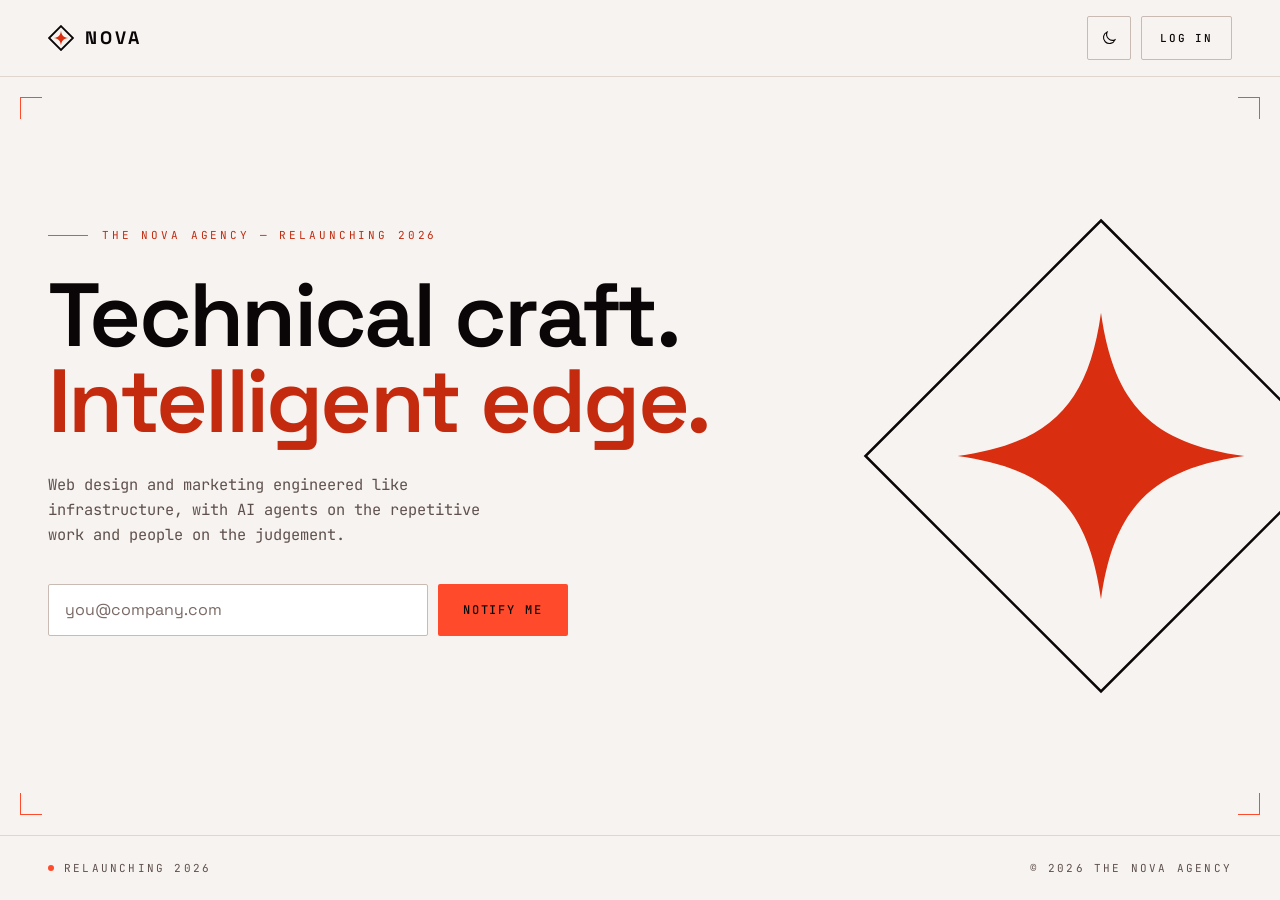
<file: brand-kit/web/index.html>
<!doctype html>
<html lang="en-GB">
<head>
<meta charset="utf-8">
<meta name="viewport" content="width=device-width, initial-scale=1">
<title>Nova — Coming Soon</title>
<meta name="description" content="The Nova Agency. Technical, modern web design and marketing — relaunching soon.">
<meta name="theme-color" content="#0A0607" media="(prefers-color-scheme: dark)">
<meta name="theme-color" content="#F7F3F0" media="(prefers-color-scheme: light)">
<meta property="og:title" content="Nova — Coming Soon">
<meta property="og:description" content="The Nova Agency. Technical, modern web design and marketing — relaunching soon.">
<meta property="og:type" content="website">
<meta property="og:url" content="https://thenovaagency.com/">
<link rel="icon" href="favicon.ico" sizes="48x48">
<link rel="icon" href="favicon.svg" type="image/svg+xml">
<link rel="apple-touch-icon" href="apple-touch-icon.png">
<link rel="manifest" href="site.webmanifest">
<link rel="preconnect" href="https://fonts.googleapis.com">
<link rel="preconnect" href="https://fonts.gstatic.com" crossorigin>
<link rel="stylesheet" href="https://fonts.googleapis.com/css2?family=Space+Grotesk:wght@400;500;600;700&family=JetBrains+Mono:wght@400;500&display=swap">
<script>
  /* Apply a stored theme choice before first paint. */
  try { var t = localStorage.getItem('nova-theme'); if (t === 'light' || t === 'dark') document.documentElement.setAttribute('data-theme', t); } catch (e) {}
</script>
<style>
  /* Theme tokens: identical to brand-kit/tokens/tokens.css (dark default, OS light, data-theme override). */
  :root,[data-theme="dark"]{
    --bg:#0A0607;--surface:#1B1315;--surface-2:#241A1C;--line:#2E2325;--line-strong:#4A3B3D;
    --text:#F4EDE8;--text-2:#B8A7A2;--text-3:#8E7D79;
    --accent:#FF4B2B;--accent-hover:#FF6B4F;--accent-text:#FF4B2B;--on-accent:#0A0607;
    --ember:#FFB547;--ember-text:#FFB547;
    --mark-frame:#FF4B2B;--mark-star:#FF4B2B;
    --success:#5BD08A;--warning:#FFB547;--danger:#FF6B5E;--focus:#FFB547;
    --hatch:rgba(244,237,232,.07);
    color-scheme:dark;
  }
  @media (prefers-color-scheme: light){
    :root:not([data-theme="dark"]){
      --bg:#F7F3F0;--surface:#FFFFFF;--surface-2:#EFE8E3;--line:#E0D6D0;--line-strong:#C9BBB4;
      --text:#0A0607;--text-2:#5E504C;--text-3:#7A6A66;
      --accent:#FF4B2B;--accent-hover:#FF6B4F;--accent-text:#C42A0E;--on-accent:#0A0607;
      --ember:#FFB547;--ember-text:#8A5300;
      --mark-frame:#0A0607;--mark-star:#D92E10;
      --success:#1E7A46;--warning:#8A5300;--danger:#C42A0E;--focus:#C42A0E;
      --hatch:rgba(10,6,7,.07);
      color-scheme:light;
    }
  }
  [data-theme="light"]{
    --bg:#F7F3F0;--surface:#FFFFFF;--surface-2:#EFE8E3;--line:#E0D6D0;--line-strong:#C9BBB4;
    --text:#0A0607;--text-2:#5E504C;--text-3:#7A6A66;
    --accent:#FF4B2B;--accent-hover:#FF6B4F;--accent-text:#C42A0E;--on-accent:#0A0607;
    --ember:#FFB547;--ember-text:#8A5300;
    --mark-frame:#0A0607;--mark-star:#D92E10;
    --success:#1E7A46;--warning:#8A5300;--danger:#C42A0E;--focus:#C42A0E;
    --hatch:rgba(10,6,7,.07);
    color-scheme:light;
  }

  :root{--ease:cubic-bezier(.16,1,.3,1);--sans:'Space Grotesk',ui-sans-serif,system-ui,sans-serif;--mono:'JetBrains Mono',ui-monospace,SFMono-Regular,Menlo,monospace;--gutter:clamp(16px,4vw,48px)}
  *,*::before,*::after{box-sizing:border-box}
  html{-webkit-text-size-adjust:100%}
  body{margin:0;min-height:100vh;min-height:100svh;display:flex;flex-direction:column;background:var(--bg);color:var(--text);font-family:var(--sans);-webkit-font-smoothing:antialiased;text-rendering:optimizeLegibility;transition:background-color .25s var(--ease),color .25s var(--ease)}
  h1,p{margin:0}
  a{color:var(--accent-text)}
  :focus-visible{outline:2px solid var(--focus);outline-offset:3px}
  .sr-only{position:absolute!important;width:1px;height:1px;padding:0;margin:-1px;overflow:hidden;clip:rect(0 0 0 0);white-space:nowrap;border:0}
  .wrap{width:100%;max-width:1320px;margin:0 auto;padding:0 var(--gutter)}

  /* Mark */
  .frame{fill:none;stroke:var(--mark-frame);stroke-linejoin:miter}
  .star{fill:var(--mark-star)}

  /* Header */
  header{border-bottom:1px solid var(--line)}
  header .wrap{min-height:76px;display:flex;align-items:center;justify-content:space-between;gap:16px}
  .brand{display:inline-flex;align-items:center;gap:11px;text-decoration:none;color:var(--text)}
  .brand svg{display:block;flex:none}
  .word{font-weight:700;font-size:18px;letter-spacing:.16em;margin-right:-.16em;line-height:1;color:var(--text)}
  .nav-r{display:flex;align-items:center;gap:10px}
  .btn{display:inline-flex;align-items:center;justify-content:center;gap:10px;height:44px;padding:0 18px;border:1px solid transparent;border-radius:2px;font-family:var(--mono);font-size:11px;font-weight:500;letter-spacing:.16em;text-transform:uppercase;text-decoration:none;white-space:nowrap;cursor:pointer;transition:background-color .25s var(--ease),border-color .25s var(--ease),color .25s var(--ease)}
  .btn-secondary{background:transparent;color:var(--text);border-color:var(--line-strong)}
  .btn-secondary:hover{border-color:var(--text)}
  .btn-primary{background:var(--accent);color:var(--on-accent)}
  .btn-primary:hover{background:var(--accent-hover)}
  .btn[disabled]{opacity:.55;cursor:progress}
  .icon-btn{width:44px;padding:0}
  .icon{width:18px;height:18px;fill:none;stroke:currentColor;stroke-width:1.5;stroke-linecap:square;stroke-linejoin:miter}
  .theme-toggle .i-sun{display:none}
  :root:not([data-theme="light"]) .theme-toggle .i-moon{display:none}
  :root:not([data-theme="light"]) .theme-toggle .i-sun{display:block}
  @media (prefers-color-scheme: light){
    :root:not([data-theme="dark"]) .theme-toggle .i-sun{display:none}
    :root:not([data-theme="dark"]) .theme-toggle .i-moon{display:block}
  }

  /* Hero */
  main{flex:1;display:flex;position:relative;overflow:hidden;border-bottom:1px solid var(--line)}
  .br{position:absolute;width:22px;height:22px;border:0 solid var(--accent);pointer-events:none}
  .br.tl{top:20px;left:20px;border-top-width:1px;border-left-width:1px}
  .br.tr{top:20px;right:20px;border-top-width:1px;border-right-width:1px}
  .br.bl{bottom:20px;left:20px;border-bottom-width:1px;border-left-width:1px}
  .br.brr{bottom:20px;right:20px;border-bottom-width:1px;border-right-width:1px}
  .deco{position:absolute;width:min(40vw,580px);height:auto;right:-6vw;top:50%;transform:translateY(-50%);pointer-events:none}
  .deco .frame{stroke-width:.5}
  .hero{position:relative;display:flex;flex-direction:column;justify-content:center;gap:28px;padding-top:clamp(72px,10vh,128px);padding-bottom:clamp(72px,10vh,112px)}
  .eyebrow{display:flex;align-items:center;gap:14px;font-family:var(--mono);font-size:11px;line-height:1.5;letter-spacing:.26em;text-transform:uppercase;color:var(--accent-text)}
  .eyebrow::before{content:'';width:40px;height:1px;background:var(--accent);flex:none}
  h1{font-weight:600;font-size:clamp(40px,7vw,112px);line-height:.96;letter-spacing:-.03em}
  h1 span{display:block}
  .accent{color:var(--accent-text)}
  .sub{font-family:var(--mono);font-size:clamp(14px,1.2vw,16px);line-height:1.65;color:var(--text-2);max-width:52ch;text-wrap:pretty}

  /* Form */
  form{display:flex;gap:10px;max-width:520px;margin-top:8px}
  .input{flex:1 1 auto;min-width:0;height:52px;padding:0 16px;background:var(--surface);border:1px solid var(--line-strong);border-radius:2px;color:var(--text);font-family:var(--sans);font-size:16px;appearance:none;-webkit-appearance:none;transition:border-color .25s var(--ease)}
  .input::placeholder{color:var(--text-3)}
  .input:hover{border-color:var(--text-3)}
  .input:focus-visible{outline:2px solid var(--focus);outline-offset:0;border-color:var(--focus)}
  form .btn{height:52px;padding:0 24px;font-size:12px}
  .status{min-height:1.65em;font-family:var(--mono);font-size:13px;line-height:1.65;color:var(--text-2)}
  .status.ok{color:var(--success)}
  .status.err{color:var(--danger)}

  /* Footer */
  footer .wrap{min-height:64px;display:flex;align-items:center;justify-content:space-between;gap:12px 24px;flex-wrap:wrap;padding-top:16px;padding-bottom:16px;font-family:var(--mono);font-size:11px;letter-spacing:.2em;text-transform:uppercase;color:var(--text-2)}
  .pulse{display:inline-flex;align-items:center;gap:10px}
  .pulse::before{content:'';width:6px;height:6px;border-radius:50%;background:var(--accent);animation:blink 2.4s var(--ease) infinite}

  /* Entrance */
  .rise{animation:rise .8s var(--ease) both}
  .rise:nth-child(2){animation-delay:.06s}.rise:nth-child(3){animation-delay:.12s}.rise:nth-child(4){animation-delay:.18s}.rise:nth-child(5){animation-delay:.24s}
  .deco{animation:fade 1.6s var(--ease) both .2s}
  @keyframes rise{from{opacity:0;transform:translateY(14px)}to{opacity:1;transform:none}}
  @keyframes fade{from{opacity:0}to{opacity:1}}
  @keyframes blink{0%,100%{opacity:1}50%{opacity:.25}}

  @media (max-width:860px){
    .deco{width:340px;right:-120px;top:auto;bottom:-70px;transform:none;opacity:.5}
  }
  @media (max-width:560px){
    .deco{display:none}
    form{flex-direction:column}
    form .btn{width:100%}
    .input{width:100%}
    .eyebrow{letter-spacing:.22em}
    .eyebrow::before{display:none}
  }
  @media (prefers-reduced-motion:reduce){
    *,*::before,*::after{animation:none!important;transition:none!important}
  }
</style>
</head>
<body>
<header>
  <div class="wrap">
    <a class="brand" href="/" aria-label="The Nova Agency home">
      <svg width="26" height="26" viewBox="0 0 100 100" aria-hidden="true" focusable="false">
        <path class="frame" stroke-width="7" d="M50 4 L96 50 L50 96 L4 50 Z"/>
        <path class="star" d="M50 22 C52.5 40 60 47.5 78 50 C60 52.5 52.5 60 50 78 C47.5 60 40 52.5 22 50 C40 47.5 47.5 40 50 22 Z"/>
      </svg>
      <span class="word">NOVA</span>
    </a>
    <div class="nav-r">
      <button type="button" class="btn btn-secondary icon-btn theme-toggle" id="theme-toggle" aria-label="Switch colour theme">
        <svg class="icon i-sun" viewBox="0 0 24 24" aria-hidden="true" focusable="false"><circle cx="12" cy="12" r="4"/><path d="M12 2.5V5M12 19v2.5M2.5 12H5M19 12h2.5M5.3 5.3l1.8 1.8M16.9 16.9l1.8 1.8M5.3 18.7l1.8-1.8M16.9 7.1l1.8-1.8"/></svg>
        <svg class="icon i-moon" viewBox="0 0 24 24" aria-hidden="true" focusable="false"><path d="M20 14.5A8 8 0 0 1 9.5 4a8 8 0 1 0 10.5 10.5Z"/></svg>
      </button>
      <a class="btn btn-secondary login" href="https://app.soloai.co.uk">Log In</a>
    </div>
  </div>
</header>

<main>
  <span class="br tl" aria-hidden="true"></span><span class="br tr" aria-hidden="true"></span>
  <span class="br bl" aria-hidden="true"></span><span class="br brr" aria-hidden="true"></span>
  <svg class="deco" viewBox="0 0 100 100" aria-hidden="true" focusable="false">
    <path class="frame" d="M50 4 L96 50 L50 96 L4 50 Z"/>
    <path class="star" d="M50 22 C52.5 40 60 47.5 78 50 C60 52.5 52.5 60 50 78 C47.5 60 40 52.5 22 50 C40 47.5 47.5 40 50 22 Z"/>
  </svg>
  <div class="wrap hero">
    <p class="eyebrow rise">The Nova Agency — Relaunching 2026</p>
    <h1 class="rise"><span>Technical craft.</span> <span class="accent">Intelligent edge.</span></h1>
    <p class="sub rise">Web design and marketing engineered like infrastructure, with AI agents on the repetitive work and people on the judgement.</p>
    <form class="rise" id="lead-form" novalidate>
      <label for="email" class="sr-only">Email address</label>
      <input class="input" id="email" name="email" type="email" inputmode="email" autocomplete="email" placeholder="you@company.com" required aria-describedby="form-status">
      <button class="btn btn-primary" type="submit">Notify me</button>
    </form>
    <p class="status rise" id="form-status" role="status" aria-live="polite"></p>
  </div>
</main>

<footer>
  <div class="wrap">
    <span class="pulse">Relaunching 2026</span>
    <span>© <span id="year">2026</span> The Nova Agency</span>
  </div>
</footer>

<script>
(function () {
  var root = document.documentElement;
  var mq = window.matchMedia ? window.matchMedia('(prefers-color-scheme: light)') : null;

  // Theme toggle: explicit choice is stored; with no choice the OS preference applies.
  var toggle = document.getElementById('theme-toggle');
  function current() {
    var t = root.getAttribute('data-theme');
    if (t === 'light' || t === 'dark') return t;
    return mq && mq.matches ? 'light' : 'dark';
  }
  function label() {
    var next = current() === 'light' ? 'dark' : 'light';
    toggle.setAttribute('aria-label', 'Switch to ' + next + ' theme');
    toggle.setAttribute('title', 'Switch to ' + next + ' theme');
  }
  toggle.addEventListener('click', function () {
    var next = current() === 'light' ? 'dark' : 'light';
    root.setAttribute('data-theme', next);
    try { localStorage.setItem('nova-theme', next); } catch (e) {}
    label();
  });
  if (mq && mq.addEventListener) mq.addEventListener('change', label);
  label();

  document.getElementById('year').textContent = new Date().getFullYear();

  // Lead capture.
  var form = document.getElementById('lead-form');
  var input = document.getElementById('email');
  var status = document.getElementById('form-status');
  var button = form.querySelector('button');
  function say(msg, cls) { status.textContent = msg; status.className = 'status' + (cls ? ' ' + cls : ''); }

  form.addEventListener('submit', function (e) {
    e.preventDefault();
    var email = input.value.trim();
    if (!email || !input.checkValidity()) {
      input.setAttribute('aria-invalid', 'true');
      say('Enter a valid email address.', 'err');
      input.focus();
      return;
    }
    input.removeAttribute('aria-invalid');
    button.disabled = true;
    say('Sending…');
    fetch('/api/lead', {
      method: 'POST',
      headers: { 'Content-Type': 'application/json' },
      body: JSON.stringify({ email: email, source: 'thenovaagency.com' })
    }).then(function (res) {
      if (!res.ok) throw new Error('HTTP ' + res.status);
      form.reset();
      say('You’re on the list — we’ll be in touch.', 'ok');
    }).catch(function () {
      say('Something went wrong — try again in a moment.', 'err');
    }).then(function () { button.disabled = false; });
  });
})();
</script>
</body>
</html>
</file>
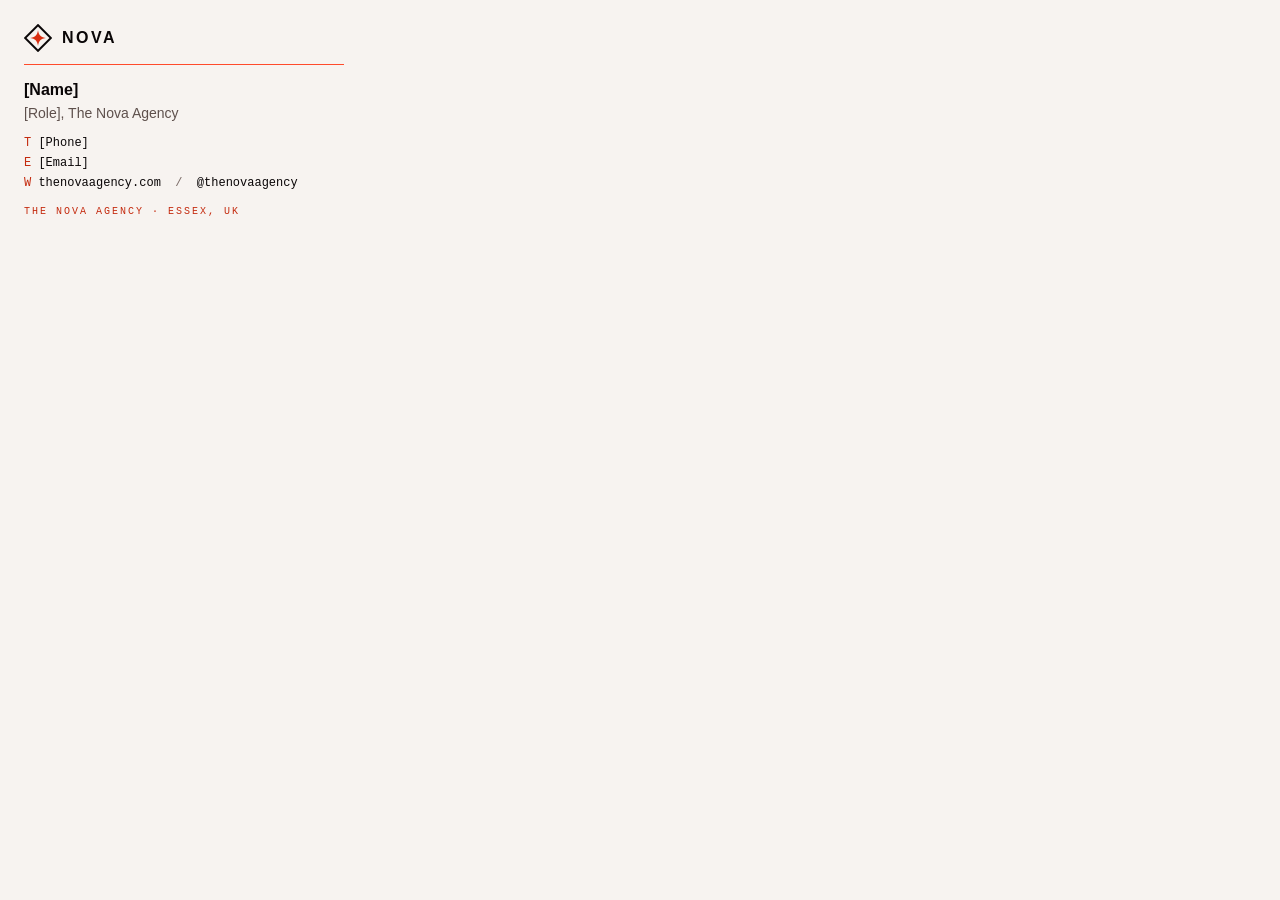
<file: brand-kit/email/signature.html>
<!doctype html>
<html lang="en-GB">
<head>
<meta charset="utf-8">
<meta name="viewport" content="width=device-width, initial-scale=1">
<title>Nova email signature</title>
<!--
  NOVA email signature. Copy everything between the SIGNATURE START / END comments.
  1. Replace [Name], [Role], [Phone], [Email] (also inside the tel: and mailto: links).
  2. The mark image MUST be hosted on a public HTTPS URL before use: upload
     logo/png/nova-mark-small-light-56.png (e.g. to https://thenovaagency.com/brand/nova-mark-small-light-56.png)
     and replace the relative src below. Mail clients cannot load relative paths.
  Everything is inline-styled tables so it survives Outlook, Gmail and Apple Mail.
-->
</head>
<body style="margin:0;padding:24px;background:#F7F3F0;">
<!-- SIGNATURE START -->
<table role="presentation" cellpadding="0" cellspacing="0" border="0" style="border-collapse:collapse;background:#F7F3F0;font-family:'Space Grotesk',Arial,Helvetica,sans-serif;color:#0A0607;">
  <tr>
    <td style="padding:0 0 12px 0;">
      <table role="presentation" cellpadding="0" cellspacing="0" border="0" style="border-collapse:collapse;">
        <tr>
          <td valign="middle" style="padding:0 10px 0 0;line-height:0;">
            <img src="../logo/png/nova-mark-small-light-56.png" width="28" height="28" alt="Nova" style="display:block;width:28px;height:28px;border:0;outline:none;text-decoration:none;">
          </td>
          <td valign="middle" style="font-family:'Space Grotesk',Arial,Helvetica,sans-serif;font-size:16px;line-height:16px;font-weight:700;letter-spacing:2.5px;color:#0A0607;">NOVA</td>
        </tr>
      </table>
    </td>
  </tr>
  <tr>
    <td style="padding:0;">
      <table role="presentation" width="320" cellpadding="0" cellspacing="0" border="0" style="border-collapse:collapse;width:320px;">
        <tr><td height="1" bgcolor="#FF4B2B" style="height:1px;line-height:1px;font-size:1px;background:#FF4B2B;">&nbsp;</td></tr>
      </table>
    </td>
  </tr>
  <tr>
    <td style="padding:14px 0 2px 0;font-family:'Space Grotesk',Arial,Helvetica,sans-serif;font-size:16px;line-height:22px;font-weight:700;color:#0A0607;">[Name]</td>
  </tr>
  <tr>
    <td style="padding:0 0 10px 0;font-family:'Space Grotesk',Arial,Helvetica,sans-serif;font-size:14px;line-height:20px;color:#5E504C;">[Role], The Nova Agency</td>
  </tr>
  <tr>
    <td style="padding:0;font-family:'JetBrains Mono',Consolas,'Courier New',monospace;font-size:12px;line-height:20px;color:#5E504C;">
      <span style="color:#C42A0E;">T</span>&nbsp;<a href="tel:[Phone]" style="color:#0A0607;text-decoration:none;">[Phone]</a><br>
      <span style="color:#C42A0E;">E</span>&nbsp;<a href="mailto:[Email]" style="color:#0A0607;text-decoration:none;">[Email]</a><br>
      <span style="color:#C42A0E;">W</span>&nbsp;<a href="https://thenovaagency.com" style="color:#0A0607;text-decoration:none;">thenovaagency.com</a>&nbsp;&nbsp;<span style="color:#7A6A66;">/</span>&nbsp;&nbsp;<span style="color:#0A0607;">@thenovaagency</span>
    </td>
  </tr>
  <tr>
    <td style="padding:12px 0 0 0;font-family:'JetBrains Mono',Consolas,'Courier New',monospace;font-size:10px;line-height:14px;letter-spacing:2px;text-transform:uppercase;color:#C42A0E;">THE NOVA AGENCY &middot; ESSEX, UK</td>
  </tr>
</table>
<!-- SIGNATURE END -->
</body>
</html>
</file>
